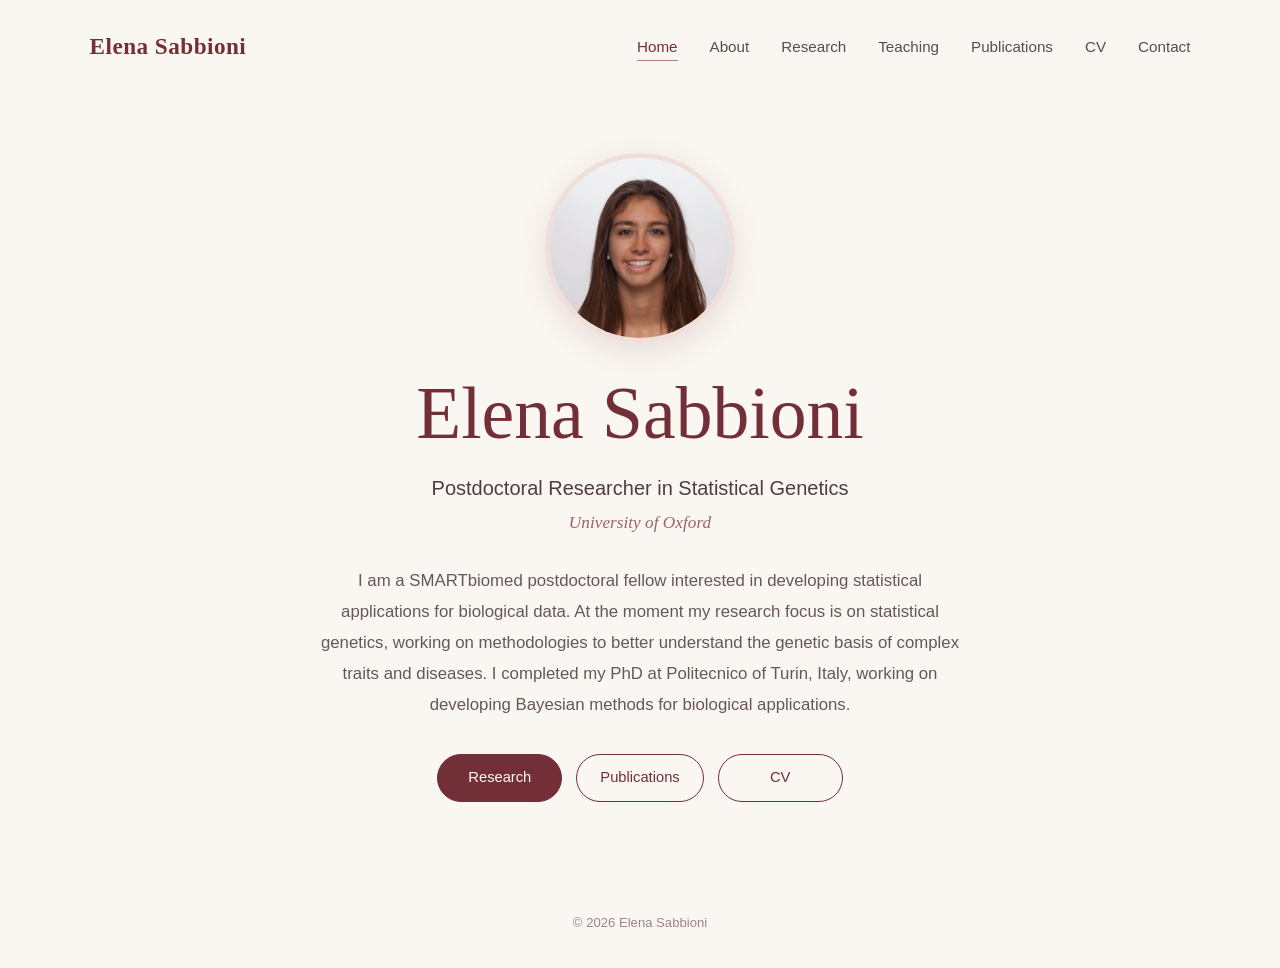
<file: index.html>
<!DOCTYPE html>
<html lang="en">

<head>
  <meta charset="UTF-8" />
  <meta name="viewport" content="width=device-width, initial-scale=1.0" />

  <title>Elena Sabbioni | Statistics</title>

  <link rel="stylesheet" href="style.css" />
</head>

<body>

  <!-- Navigation -->
  <header class="site-header">
    <nav class="navbar">

      <a href="index.html" class="logo">Elena Sabbioni</a>

      <ul class="nav-links">
        <li><a href="index.html" class="active">Home</a></li>
        <li><a href="about.html">About</a></li>
        <li><a href="research.html">Research</a></li>
        <li><a href="teaching.html">Teaching</a></li>
        <li><a href="publications.html">Publications</a></li>
        <li><a href="cv.html">CV</a></li>
        <li><a href="contact.html">Contact</a></li>
      </ul>

    </nav>
  </header>


  <!-- Hero -->
  <main>
    <section class="hero">

      <img
        src="images/profile.jpg"
        alt="Portrait of Elena Sabbioni"
        class="profile-photo"
      />

      <h1>Elena Sabbioni</h1>

      <p class="hero-title">
        Postdoctoral Researcher in Statistical Genetics
      </p>

      <p class="hero-affiliation">
        University of Oxford
      </p>

      <p class="hero-description">
        I am a SMARTbiomed postdoctoral fellow interested in developing statistical applications
        for biological data. At the moment my research focus is on statistical
        genetics, working on methodologies to better understand the genetic basis of complex traits and diseases.
        I completed my PhD at Politecnico of Turin, Italy, working on developing 
        Bayesian methods for biological applications. 
      </p>

      <div class="hero-links">
        <a href="research.html" class="btn">Research</a>
        <a href="publications.html" class="btn btn-outline">Publications</a>
        <a href="cv.html" class="btn btn-outline">CV</a>
      </div>

    </section>
  </main>


  <!-- Footer -->
  <footer>
    <p>&copy; 2026 Elena Sabbioni</p>
  </footer>

  <script src="script.js"></script>

</body>
</html>
</file>
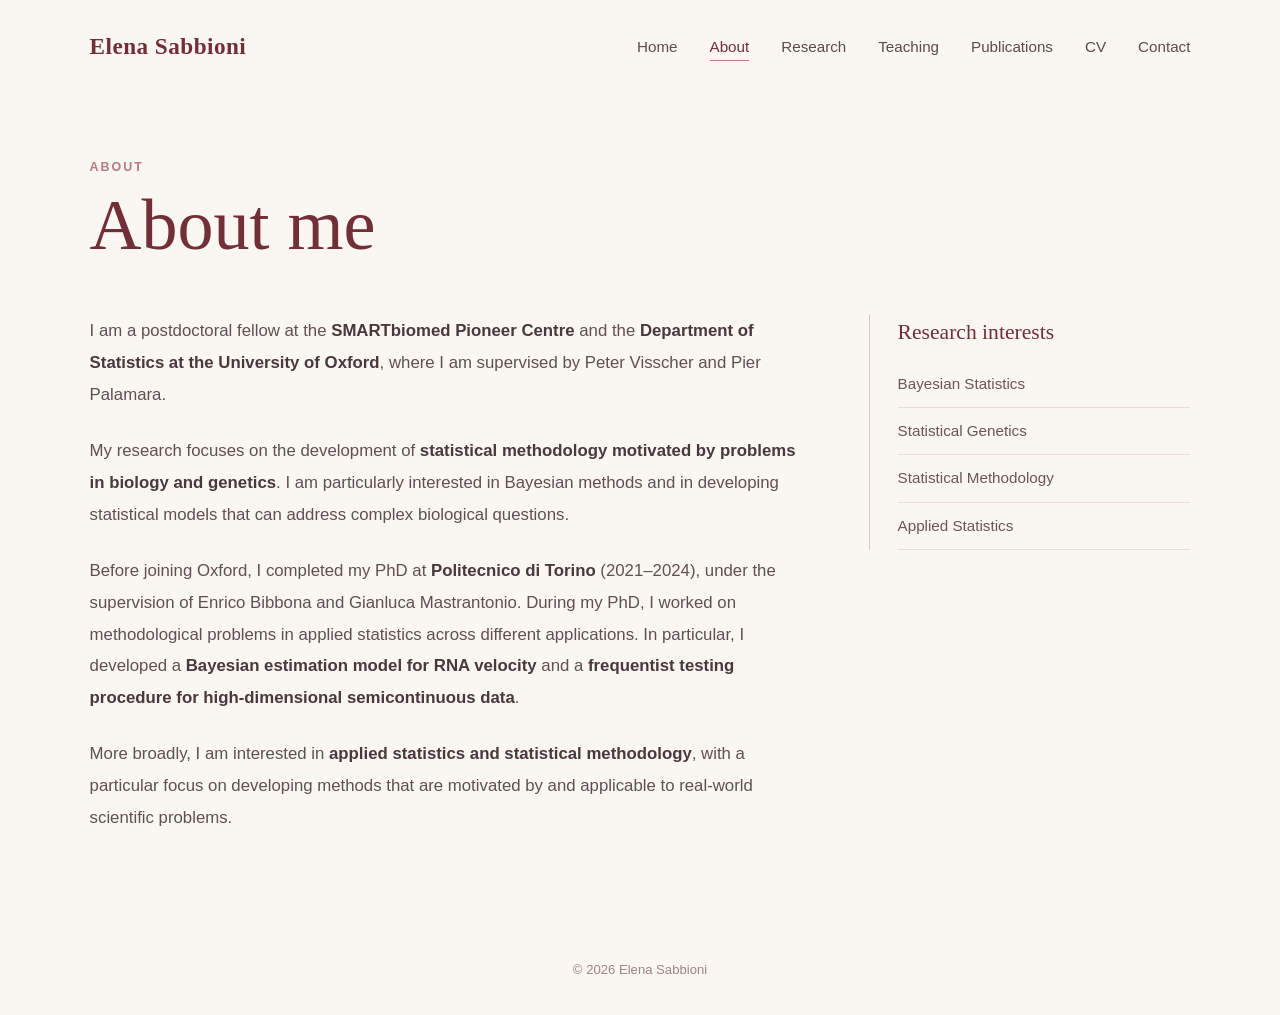
<file: about.html>
<!DOCTYPE html>
<html lang="en">

<head>
  <meta charset="UTF-8" />
  <meta name="viewport" content="width=device-width, initial-scale=1.0" />

  <title>About | Elena Sabbioni</title>

  <link rel="stylesheet" href="style.css" />
</head>

<body>

  <!-- Navigation -->
  <header class="site-header">
    <nav class="navbar">

      <a href="index.html" class="logo">Elena Sabbioni</a>

      <ul class="nav-links">
        <li><a href="index.html">Home</a></li>
        <li><a href="about.html" class="active">About</a></li>
        <li><a href="research.html">Research</a></li>
        <li><a href="teaching.html">Teaching</a></li>
        <li><a href="publications.html">Publications</a></li>
        <li><a href="cv.html">CV</a></li>
        <li><a href="contact.html">Contact</a></li>
      </ul>

    </nav>
  </header>


  <!-- Main content -->
  <main class="page">

    <section class="about">

      <div class="page-heading">
        <p class="eyebrow">About</p>
        <h1>About me</h1>
      </div>

      <div class="about-content">

        <div class="about-text">

          <p>
            I am a postdoctoral fellow at the
            <strong>SMARTbiomed Pioneer Centre</strong> and the
            <strong>Department of Statistics at the University of Oxford</strong>,
            where I am supervised by Peter Visscher and Pier Palamara.
          </p>

          <p>
            My research focuses on the development of
            <strong>statistical methodology motivated by problems in biology
            and genetics</strong>. I am particularly interested in Bayesian
            methods and in developing statistical models that can address
            complex biological questions.
          </p>

          <p>
            Before joining Oxford, I completed my PhD at
            <strong>Politecnico di Torino</strong> (2021–2024), under the
            supervision of Enrico Bibbona and Gianluca Mastrantonio.
            During my PhD, I worked on methodological problems in applied
            statistics across different applications. In particular, I
            developed a <strong>Bayesian estimation model for RNA velocity</strong>
            and a <strong>frequentist testing procedure for high-dimensional
            semicontinuous data</strong>.
          </p>

          <p>
            More broadly, I am interested in
            <strong>applied statistics and statistical methodology</strong>,
            with a particular focus on developing methods that are motivated
            by and applicable to real-world scientific problems.
          </p>

        </div>


        <!-- Research interests -->
        <aside class="interests">

          <h2>Research interests</h2>

          <ul class="interest-list">
            <li>Bayesian Statistics</li>
            <li>Statistical Genetics</li>
            <li>Statistical Methodology</li>
            <li>Applied Statistics</li>
          </ul>

        </aside>

      </div>

    </section>

  </main>


  <!-- Footer -->
  <footer>
    <p>&copy; 2026 Elena Sabbioni</p>
  </footer>

  <script src="script.js"></script>

</body>
</html>
</file>
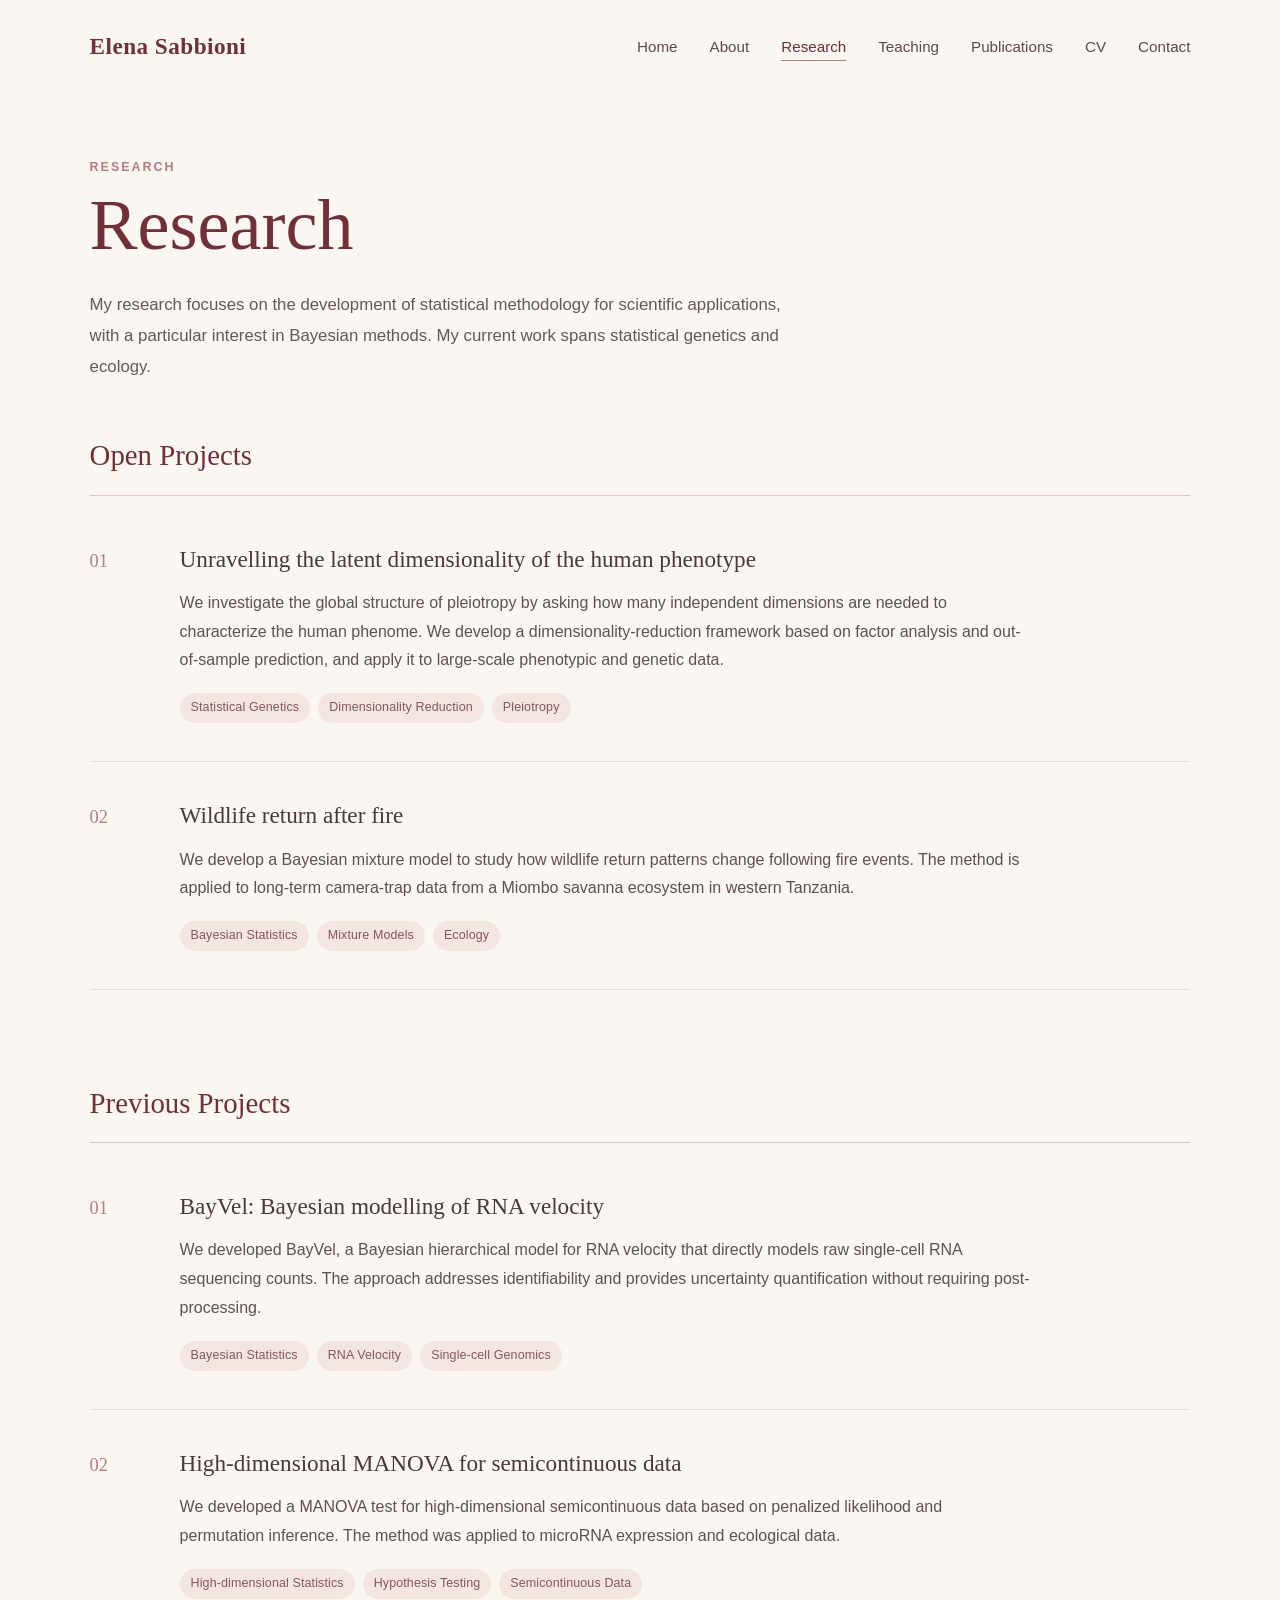
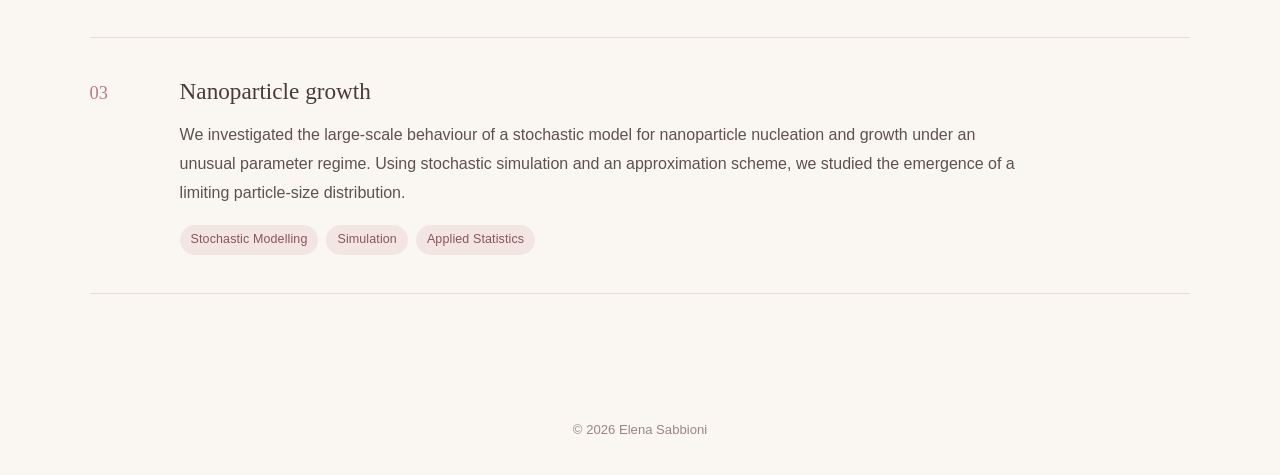
<file: research.html>
<!DOCTYPE html>
<html lang="en">

<head>
  <meta charset="UTF-8" />
  <meta name="viewport" content="width=device-width, initial-scale=1.0" />

  <title>Research | Elena Sabbioni</title>

  <link rel="stylesheet" href="style.css" />
</head>

<body>

  <!-- Navigation -->
  <header class="site-header">
    <nav class="navbar">

      <a href="index.html" class="logo">Elena Sabbioni</a>

      <ul class="nav-links">
        <li><a href="index.html">Home</a></li>
        <li><a href="about.html">About</a></li>
        <li><a href="research.html" class="active">Research</a></li>
        <li><a href="teaching.html">Teaching</a></li>
        <li><a href="publications.html">Publications</a></li>
        <li><a href="cv.html">CV</a></li>
        <li><a href="contact.html">Contact</a></li>
      </ul>

    </nav>
  </header>


  <!-- Main content -->
  <main class="page">

    <section class="research">

      <!-- Page heading -->
      <div class="page-heading">
        <p class="eyebrow">Research</p>
        <h1>Research</h1>

        <p class="page-intro">
          My research focuses on the development of statistical methodology
          for scientific applications, with a particular interest in Bayesian
          methods. My current work spans statistical genetics and ecology.
        </p>
      </div>


      <!-- Open Projects -->
      <section class="research-section">

        <h2 class="section-title">Open Projects</h2>

        <article class="research-project">

          <div class="project-number">01</div>

          <div class="project-content">

            <h3>
              Unravelling the latent dimensionality of the human phenotype
            </h3>

            <p>
              We investigate the global structure of pleiotropy by asking how
              many independent dimensions are needed to characterize the human
              phenome. We develop a dimensionality-reduction framework based
              on factor analysis and out-of-sample prediction, and apply it to
              large-scale phenotypic and genetic data.
            </p>

            <div class="project-tags">
              <span>Statistical Genetics</span>
              <span>Dimensionality Reduction</span>
              <span>Pleiotropy</span>
            </div>

          </div>

        </article>


        <article class="research-project">

          <div class="project-number">02</div>

          <div class="project-content">

            <h3>Wildlife return after fire</h3>

            <p>
              We develop a Bayesian mixture model to study how wildlife return
              patterns change following fire events. The method is applied to
              long-term camera-trap data from a Miombo savanna ecosystem in
              western Tanzania.
            </p>

            <div class="project-tags">
              <span>Bayesian Statistics</span>
              <span>Mixture Models</span>
              <span>Ecology</span>
            </div>

          </div>

        </article>

      </section>


      <!-- Previous Projects -->
      <section class="research-section previous-projects">

        <h2 class="section-title">Previous Projects</h2>


        <article class="research-project">

          <div class="project-number">01</div>

          <div class="project-content">

            <h3>BayVel: Bayesian modelling of RNA velocity</h3>

            <p>
              We developed BayVel, a Bayesian hierarchical model for RNA
              velocity that directly models raw single-cell RNA sequencing
              counts. The approach addresses identifiability and provides
              uncertainty quantification without requiring post-processing.
            </p>

            <div class="project-tags">
              <span>Bayesian Statistics</span>
              <span>RNA Velocity</span>
              <span>Single-cell Genomics</span>
            </div>

          </div>

        </article>


        <article class="research-project">

          <div class="project-number">02</div>

          <div class="project-content">

            <h3>High-dimensional MANOVA for semicontinuous data</h3>

            <p>
              We developed a MANOVA test for high-dimensional semicontinuous
              data based on penalized likelihood and permutation inference.
              The method was applied to microRNA expression and ecological
              data.
            </p>

            <div class="project-tags">
              <span>High-dimensional Statistics</span>
              <span>Hypothesis Testing</span>
              <span>Semicontinuous Data</span>
            </div>

          </div>

        </article>


        <article class="research-project">

          <div class="project-number">03</div>

          <div class="project-content">

            <h3>Nanoparticle growth</h3>

            <p>
              We investigated the large-scale behaviour of a stochastic model
              for nanoparticle nucleation and growth under an unusual parameter
              regime. Using stochastic simulation and an approximation scheme,
              we studied the emergence of a limiting particle-size distribution.
            </p>

            <div class="project-tags">
              <span>Stochastic Modelling</span>
              <span>Simulation</span>
              <span>Applied Statistics</span>
            </div>

          </div>

        </article>

      </section>

    </section>

  </main>


  <!-- Footer -->
  <footer>
    <p>&copy; 2026 Elena Sabbioni</p>
  </footer>

  <script src="script.js"></script>

</body>
</html>
</file>
<file: style.css>
/* =========================================================
   ELENA SABBIONI — PERSONAL ACADEMIC WEBSITE
   ========================================================= */


/* =========================
   RESET & BASE
   ========================= */

* {
  margin: 0;
  padding: 0;
  box-sizing: border-box;
}

html {
  scroll-behavior: smooth;
}

body {
  min-height: 100vh;

  font-family: "Helvetica Neue", Arial, sans-serif;
  background-color: #faf6f1;
  color: #3d3033;

  line-height: 1.6;
}


/* =========================
   NAVIGATION
   ========================= */

.site-header {
  width: 100%;
  padding: 28px 7%;
}

.navbar {
  width: 100%;
  max-width: 1200px;
  margin: 0 auto;

  display: flex;
  justify-content: space-between;
  align-items: center;
}

.logo {
  color: #722f37;

  font-family: Georgia, "Times New Roman", serif;
  font-size: 1.45rem;
  font-weight: 600;

  letter-spacing: 0.02em;
  text-decoration: none;
}

.nav-links {
  display: flex;
  align-items: center;
  gap: 2rem;

  list-style: none;
}

.nav-links a {
  position: relative;

  color: #5c4a4e;

  font-size: 0.95rem;
  font-weight: 400;

  text-decoration: none;

  transition: color 0.25s ease;
}

.nav-links a:hover,
.nav-links a.active {
  color: #722f37;
}

.nav-links a::after {
  content: "";

  position: absolute;
  left: 0;
  bottom: -6px;

  width: 0;
  height: 1px;

  background-color: #b77b82;

  transition: width 0.25s ease;
}

.nav-links a:hover::after,
.nav-links a.active::after {
  width: 100%;
}


/* =========================
   HOME — HERO
   ========================= */

.hero {
  width: 90%;
  max-width: 760px;

  min-height: calc(100vh - 170px);

  margin: 0 auto;
  padding: 60px 0 85px;

  display: flex;
  flex-direction: column;
  align-items: center;
  justify-content: center;

  text-align: center;
}


/* Profile picture */

.profile-photo {
  width: 190px;
  height: 190px;

  margin-bottom: 30px;

  object-fit: cover;
  object-position: center 30%;

  border: 5px solid #f0dedb;
  border-radius: 50%;

  box-shadow: 0 8px 30px rgba(91, 45, 52, 0.12);
}


/* Name */

.hero h1 {
  margin-bottom: 18px;

  color: #722f37;

  font-family: Georgia, "Times New Roman", serif;
  font-size: clamp(2.7rem, 6vw, 4.6rem);
  font-weight: 500;

  line-height: 1.1;
}


/* Academic position */

.hero-title {
  margin-bottom: 5px;

  color: #4f3d41;

  font-size: 1.25rem;
  font-weight: 500;
}


/* Institution */

.hero-affiliation {
  margin-bottom: 28px;

  color: #9b626a;

  font-family: Georgia, "Times New Roman", serif;
  font-size: 1.08rem;
  font-style: italic;
}


/* Short introduction */

.hero-description {
  max-width: 650px;

  margin-bottom: 34px;

  color: #66575a;

  font-size: 1.05rem;
  line-height: 1.85;
}


/* =========================
   HOME — BUTTONS
   ========================= */

.hero-links {
  display: flex;
  justify-content: center;
  flex-wrap: wrap;

  gap: 14px;
}

.btn {
  display: inline-block;

  min-width: 125px;

  padding: 11px 23px;

  border: 1px solid #722f37;
  border-radius: 30px;

  background-color: #722f37;
  color: #fffaf7;

  font-size: 0.92rem;
  text-align: center;
  text-decoration: none;

  transition:
    background-color 0.25s ease,
    border-color 0.25s ease,
    color 0.25s ease,
    transform 0.25s ease;
}

.btn:hover {
  background-color: #8b4650;
  border-color: #8b4650;

  transform: translateY(-2px);
}

.btn-outline {
  background-color: transparent;
  color: #722f37;
}

.btn-outline:hover {
  background-color: #f0dedb;
  border-color: #b77b82;
  color: #722f37;
}


/* =========================
   INNER PAGES
   ========================= */

.page {
  width: 86%;
  max-width: 1200px;

  margin: 0 auto;
  padding: 65px 0 100px;
}


/* Page heading */

.page-heading {
  margin-bottom: 50px;
}

.eyebrow {
  margin-bottom: 8px;

  color: #b77b82;

  font-size: 0.78rem;
  font-weight: 600;

  letter-spacing: 0.16em;
  text-transform: uppercase;
}

.page-heading h1 {
  color: #722f37;

  font-family: Georgia, "Times New Roman", serif;
  font-size: clamp(2.8rem, 6vw, 4.5rem);
  font-weight: 500;

  line-height: 1.1;
}


/* =========================
   ABOUT
   ========================= */

.about-content {
  display: grid;

  grid-template-columns:
    minmax(0, 1.8fr)
    minmax(250px, 0.8fr);

  gap: 55px;

  align-items: start;
}


/* Main biography */

.about-text {
  max-width: none;
}

.about-text p {
  margin-bottom: 24px;

  color: #5f5053;

  font-size: 1.05rem;
  line-height: 1.9;
}

.about-text p:last-child {
  margin-bottom: 0;
}

.about-text strong {
  color: #49383c;
  font-weight: 600;
}


/* =========================
   ABOUT — RESEARCH INTERESTS
   ========================= */

.interests {
  padding-left: 28px;

  border-left: 1px solid #dfc5c2;
}

.interests h2 {
  margin-bottom: 22px;

  color: #722f37;

  font-family: Georgia, "Times New Roman", serif;
  font-size: 1.35rem;
  font-weight: 500;
}

.interest-list {
  list-style: none;
}

.interest-list li {
  padding: 11px 0;

  color: #6b565a;

  border-bottom: 1px solid #eadbd8;

  font-size: 0.95rem;
}

.interest-list li:first-child {
  padding-top: 0;
}

/* =========================
   RESEARCH
   ========================= */

.page-intro {
  max-width: 720px;
  margin-top: 24px;

  color: #66575a;

  font-size: 1.05rem;
  line-height: 1.85;
}


/* Research sections */

.research-section {
  margin-top: 70px;
}

.research-section:first-of-type {
  margin-top: 20px;
}

.previous-projects {
  margin-top: 90px;
}

.section-title {
  margin-bottom: 10px;
  padding-bottom: 16px;

  color: #722f37;

  border-bottom: 1px solid #dfc5c2;

  font-family: Georgia, "Times New Roman", serif;
  font-size: 1.8rem;
  font-weight: 500;
}


/* Individual project */

.research-project {
  display: grid;
  grid-template-columns: 65px minmax(0, 1fr);
  gap: 25px;

  padding: 38px 0;

  border-bottom: 1px solid #eadbd8;
}

.project-number {
  padding-top: 3px;

  color: #b77b82;

  font-family: Georgia, "Times New Roman", serif;
  font-size: 1.15rem;
}

.project-content {
  max-width: 850px;
}

.project-content h3 {
  margin-bottom: 14px;

  color: #49383c;

  font-family: Georgia, "Times New Roman", serif;
  font-size: 1.45rem;
  font-weight: 500;

  line-height: 1.35;
}

.project-content p {
  margin-bottom: 18px;

  color: #5f5053;

  font-size: 1rem;
  line-height: 1.8;
}


/* Project keywords */

.project-tags {
  display: flex;
  flex-wrap: wrap;
  gap: 8px;
}

.project-tags span {
  padding: 5px 11px;

  color: #87565d;
  background-color: #f3e5e2;

  border-radius: 20px;

  font-size: 0.78rem;
  letter-spacing: 0.01em;
}
/* =========================
   FOOTER
   ========================= */

footer {
  width: 100%;

  padding: 25px 20px 35px;

  color: #9b8589;

  font-size: 0.82rem;
  text-align: center;
}


/* =========================
   TABLET
   ========================= */

@media (max-width: 850px) {

  /* Navigation */

  .site-header {
    padding: 24px 6%;
  }

  .navbar {
    flex-direction: column;
    gap: 20px;
  }

  .nav-links {
    justify-content: center;
    flex-wrap: wrap;

    gap: 12px 20px;
  }


  /* Home */

  .hero {
    min-height: auto;

    padding-top: 55px;
    padding-bottom: 70px;
  }

  .profile-photo {
    width: 165px;
    height: 165px;
  }

  .hero-title {
    font-size: 1.1rem;
  }


  /* Inner pages */

  .page {
    width: 88%;

    padding: 45px 0 70px;
  }

  .page-heading {
    margin-bottom: 40px;
  }


  /* About */

  .about-content {
    grid-template-columns: 1fr;
    gap: 45px;
  }

  .interests {
    padding-top: 28px;
    padding-left: 0;

    border-top: 1px solid #dfc5c2;
    border-left: none;
  }

}


/* =========================
   SMALL PHONES
   ========================= */

@media (max-width: 500px) {

  /* Navigation */
  .research-section {
    margin-top: 55px;
  }

  .previous-projects {
    margin-top: 70px;
  }

  .research-project {
    grid-template-columns: 1fr;
    gap: 8px;

    padding: 30px 0;
  }

  .project-number {
    font-size: 0.9rem;
  }

  .project-content h3 {
    font-size: 1.3rem;
  }
  .logo {
    font-size: 1.3rem;
  }

  .nav-links {
    gap: 10px 14px;
  }

  .nav-links a {
    font-size: 0.88rem;
  }


  /* Home */

  .hero {
    width: 88%;

    padding-top: 45px;
    padding-bottom: 60px;
  }

  .profile-photo {
    width: 145px;
    height: 145px;
  }

  .hero-description {
    font-size: 0.98rem;
  }

  .hero-links {
    width: 100%;
  }


  /* Inner pages */

  .page {
    width: 88%;

    padding-top: 35px;
    padding-bottom: 60px;
  }

  .page-heading {
    margin-bottom: 35px;
  }

  .about-text p {
    font-size: 1rem;
    line-height: 1.8;
  }

}
</file>
